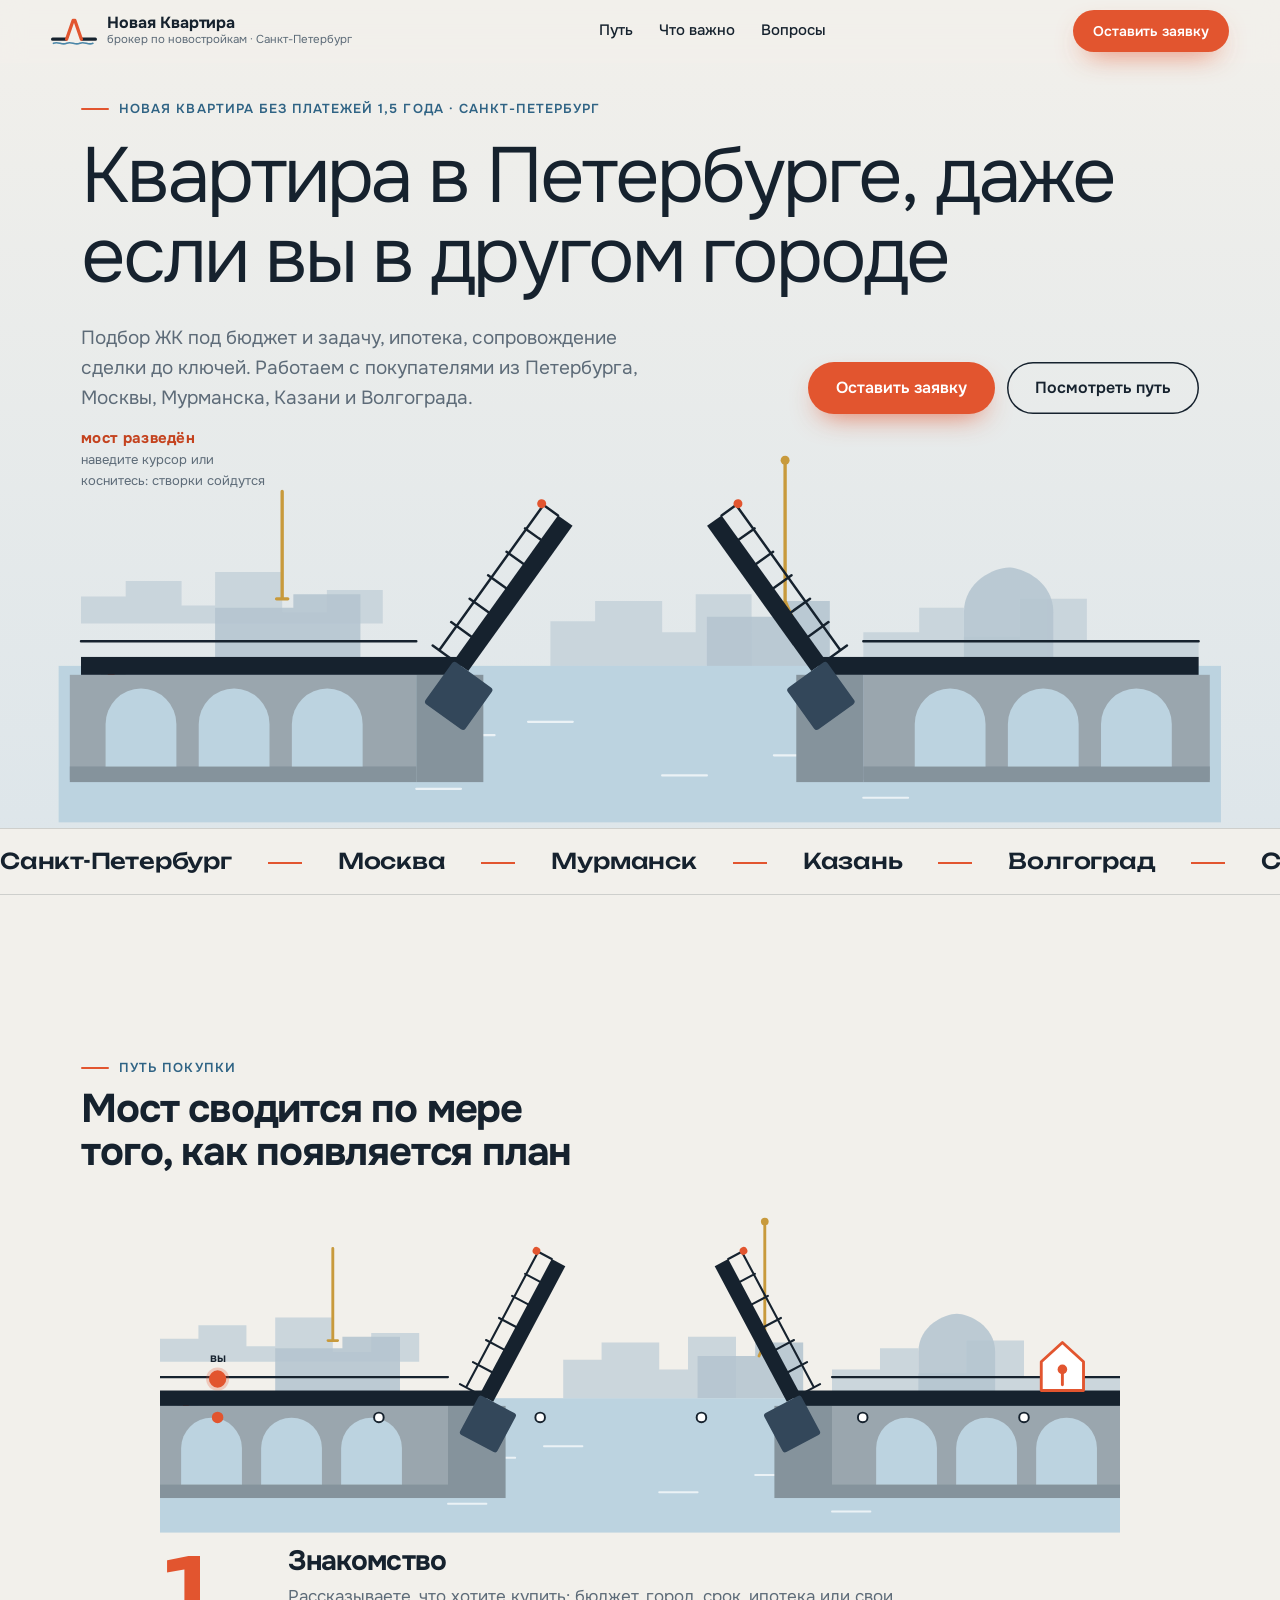
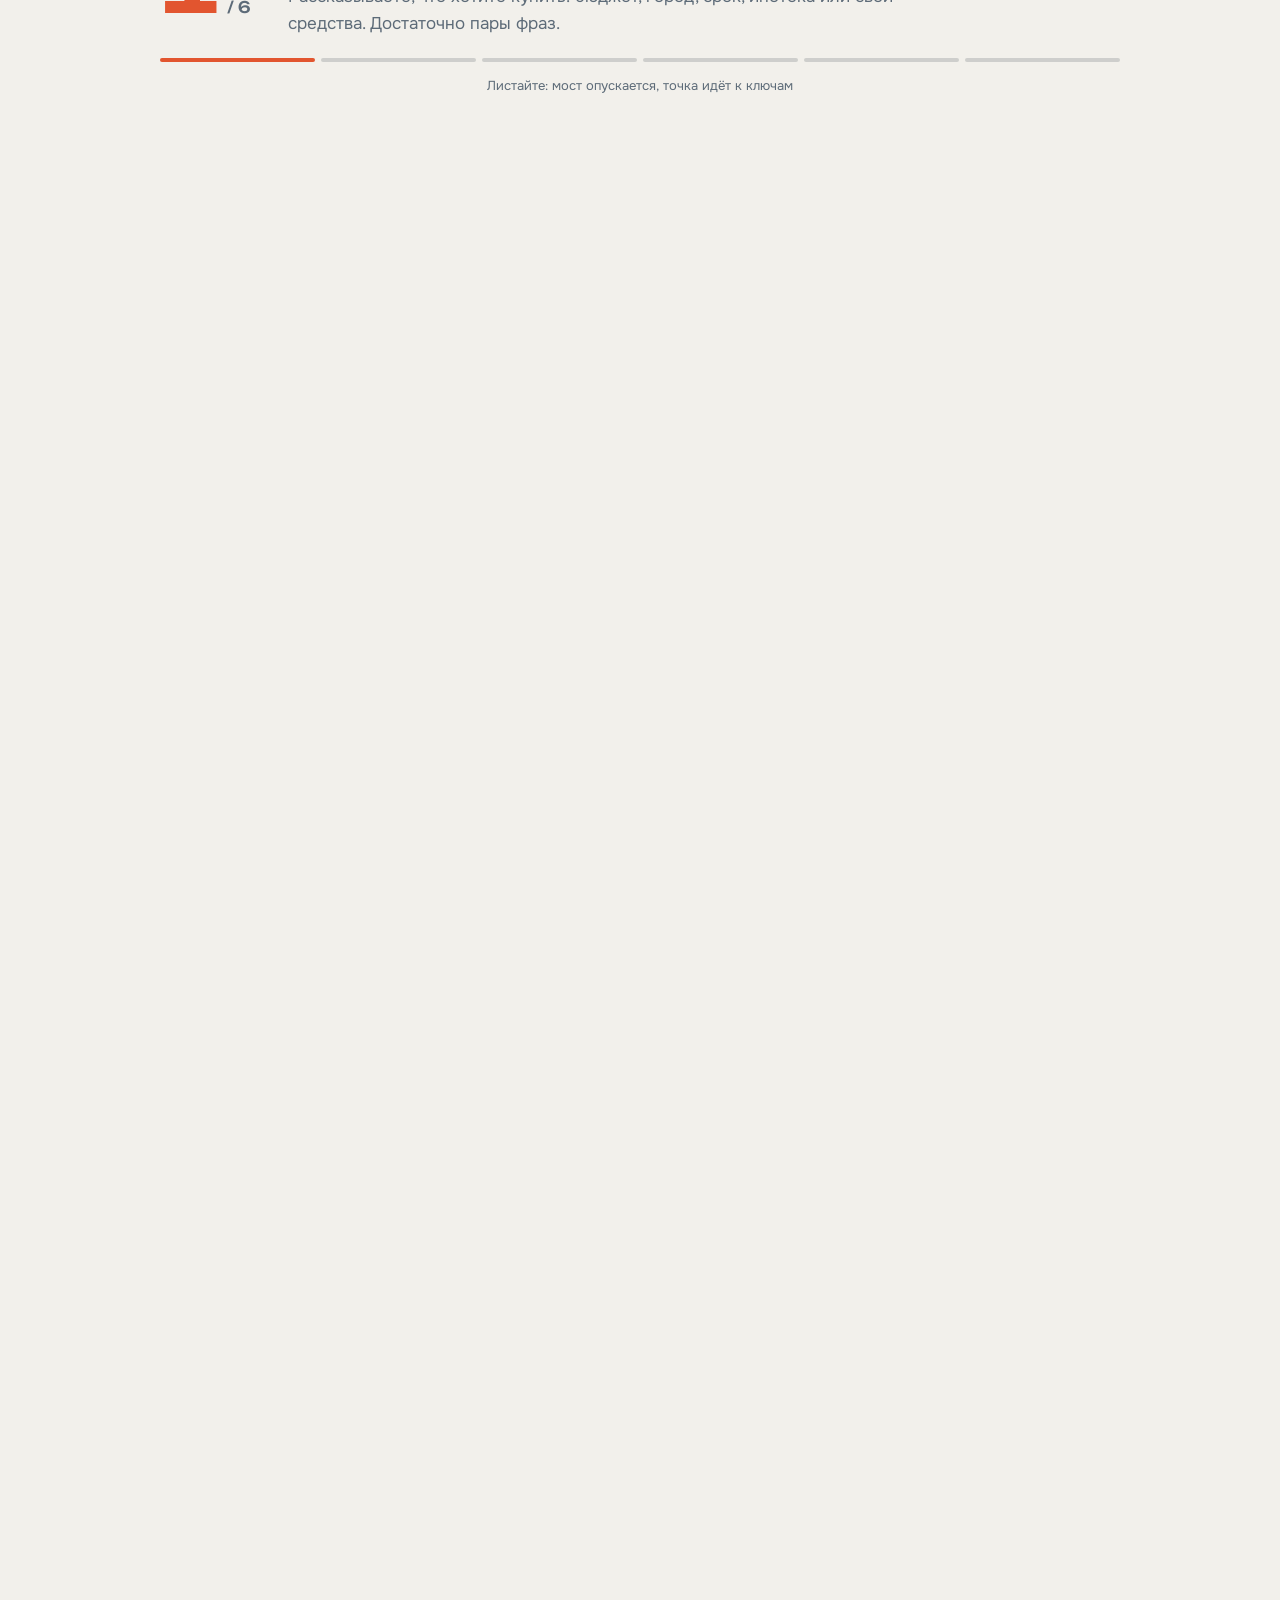
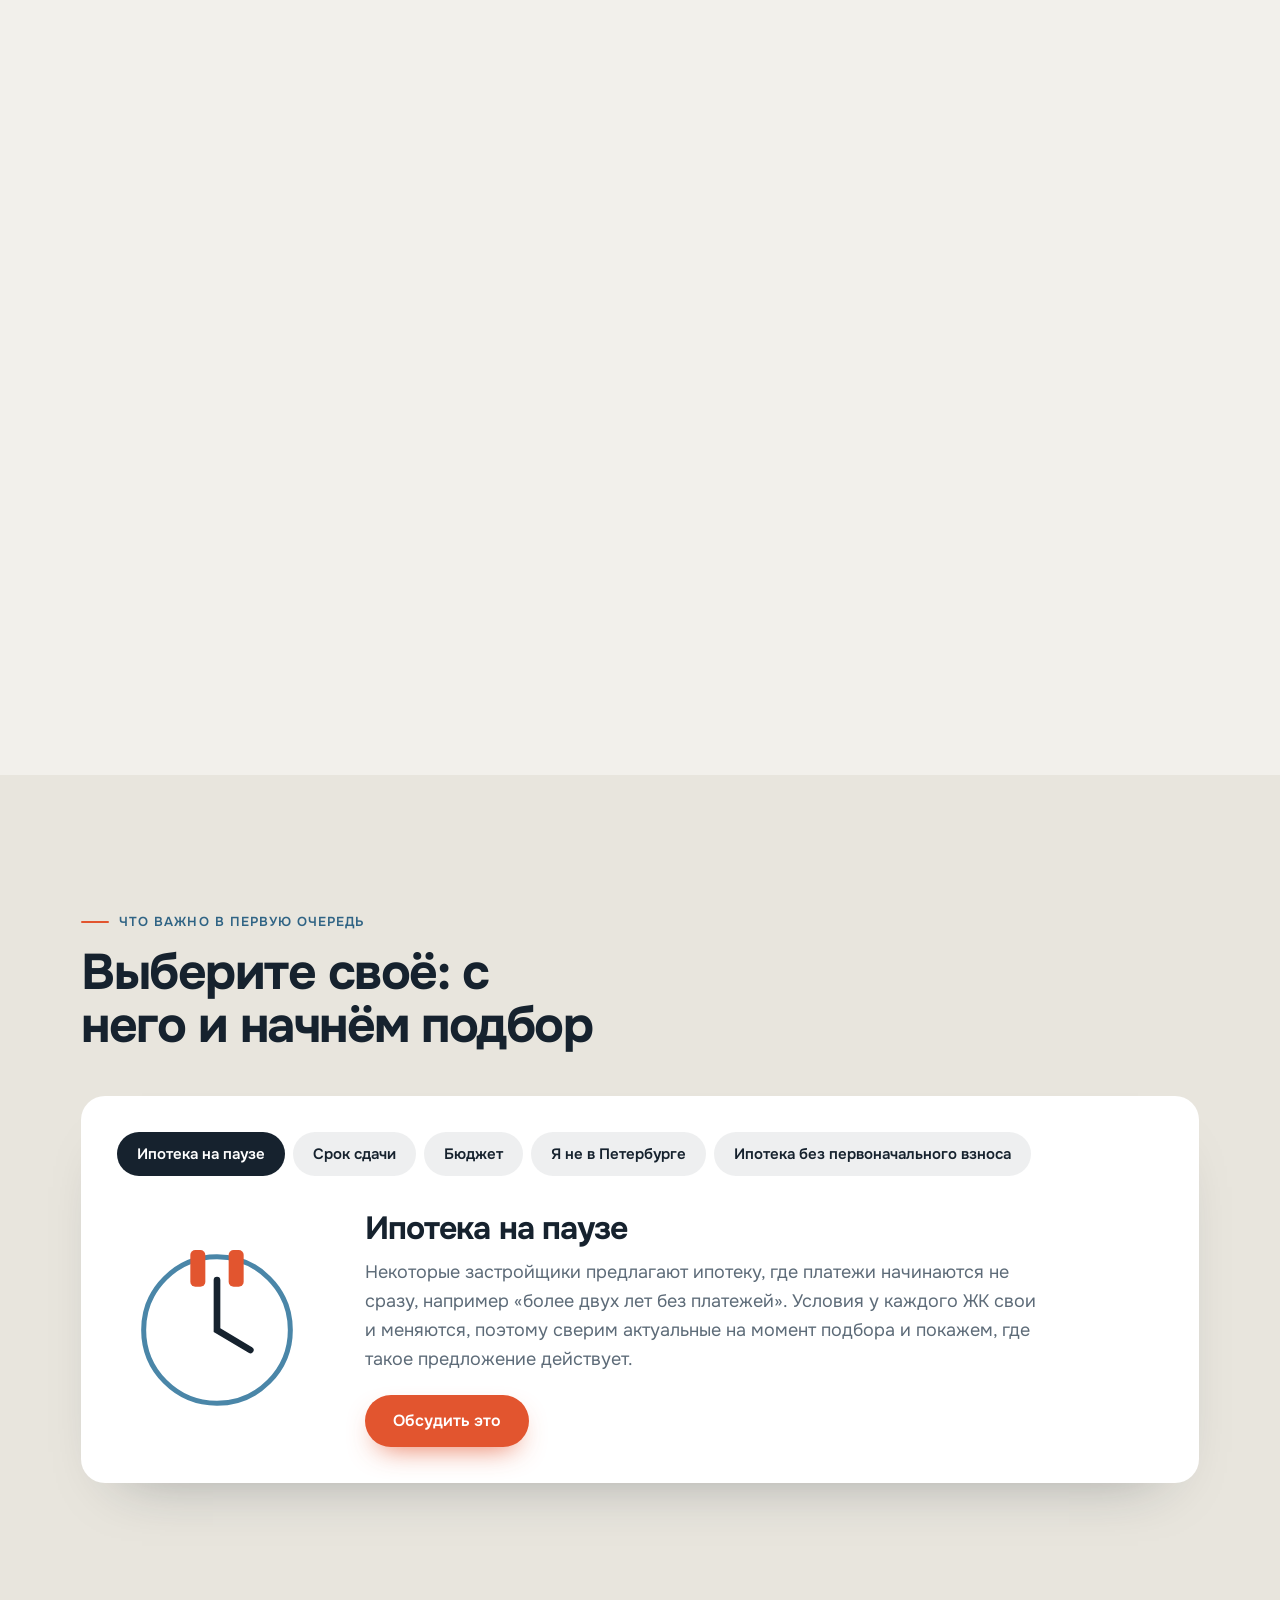
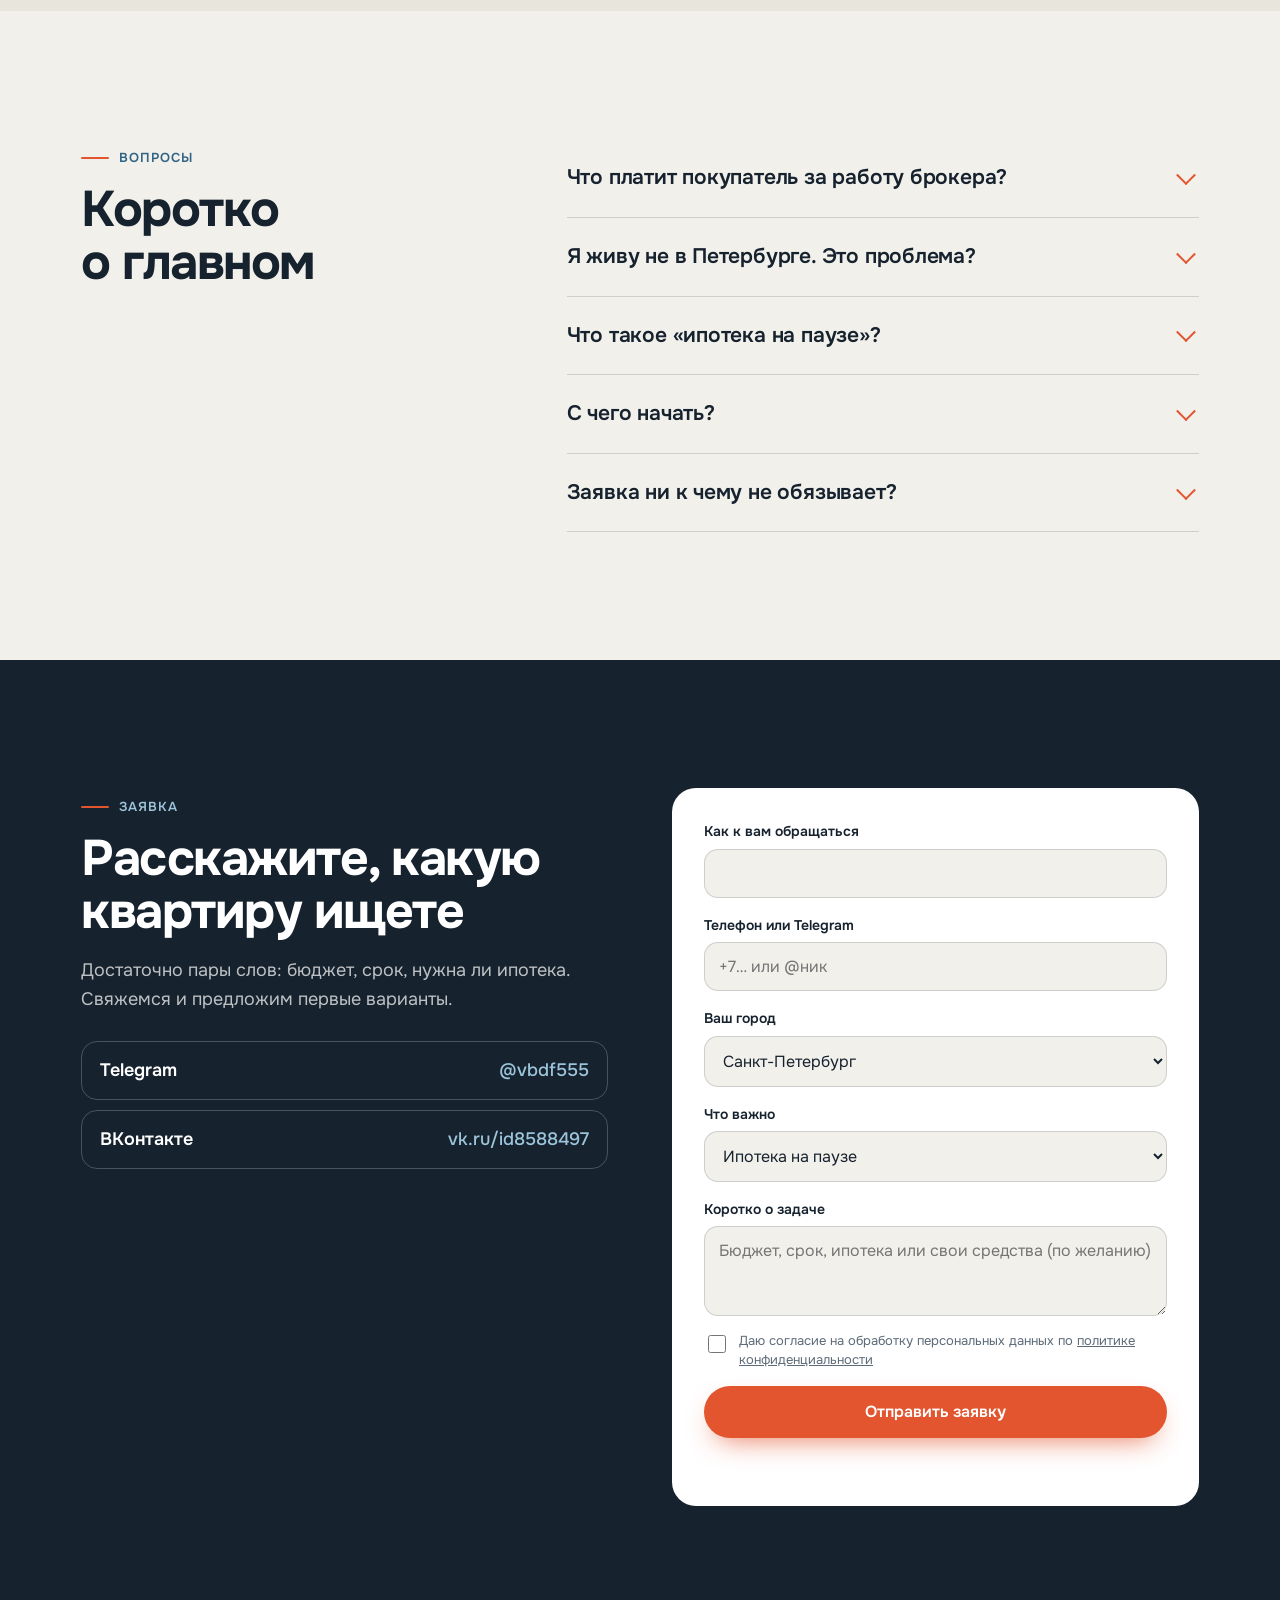
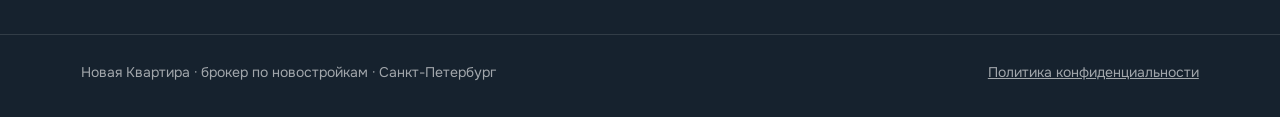
<file: index.html>
<!doctype html>
<html lang="ru">
<head>
<meta charset="utf-8">
<meta name="viewport" content="width=device-width, initial-scale=1">
<title>Новостройки Санкт-Петербурга: брокер для покупателей из любого города</title>
<meta name="description" content="Брокер по новостройкам Санкт-Петербурга. Подбор ЖК под бюджет и задачу, ипотека, сопровождение сделки до ключей. Для покупателей из Петербурга, Москвы, Мурманска, Казани и Волгограда.">
<meta property="og:type" content="website">
<meta property="og:title" content="Новостройка в Петербурге: мост от вашего города до ключей">
<meta property="og:description" content="Подбор ЖК, ипотека и сопровождение сделки для покупателей из любого города.">
<meta name="theme-color" content="#F2F0EB">
<link rel="icon" href="data:image/svg+xml,%3Csvg xmlns='http://www.w3.org/2000/svg' viewBox='0 0 64 64'%3E%3Crect width='64' height='64' rx='16' fill='%23F2F0EB'/%3E%3Cpath d='M6 44h14M44 44h14' stroke='%2316222E' stroke-width='5' stroke-linecap='round'/%3E%3Cpath d='M22 44L30 18M42 44L34 18' stroke='%23E2552F' stroke-width='5' stroke-linecap='round'/%3E%3C/svg%3E">
<link rel="preconnect" href="https://fonts.googleapis.com">
<link rel="preconnect" href="https://fonts.gstatic.com" crossorigin>
<link href="https://fonts.googleapis.com/css2?family=Onest:wght@300..800&family=Unbounded:wght@500..800&display=swap" rel="stylesheet">
<link rel="stylesheet" href="motion.css">
<link rel="stylesheet" href="styles.css">
<script src="motion.js" defer></script>
<script src="script.js" defer></script>
</head>
<body>
<a class="skip" href="#main">К содержимому</a>

<header class="bar" id="bar">
  <a class="logo" href="#top" aria-label="Наверх">
    <svg viewBox="0 0 56 36" aria-hidden="true"><path d="M2 28h16M38 28h16" stroke="#16222E" stroke-width="4" stroke-linecap="round"/><path d="M19 28L27 5M37 28L29 5" stroke="#E2552F" stroke-width="4" stroke-linecap="round"/><path d="M3 33c6-3 10 3 16 0s10 3 16 0 10 3 16 0" stroke="#4A86A8" stroke-width="2" fill="none" stroke-linecap="round"/></svg>
    <span>Новая Квартира<small>брокер по новостройкам · Санкт-Петербург</small></span>
  </a>
  <nav class="nav" aria-label="Разделы">
    <a href="#path" data-roll>Путь</a>
    <a href="#pick" data-roll>Что важно</a>
    <a href="#faq" data-roll>Вопросы</a>
  </nav>
  <a class="btn btn--sm" href="#form" data-magnetic>Оставить заявку</a>
</header>

<main id="main">
<section class="hero" id="top">
  <div class="wrap">
    <span class="eyebrow">Новая Квартира без платежей 1,5 года · Санкт-Петербург</span>
    <h1><span data-wave data-wave-min="360" data-wave-max="800" data-wave-radius="200">Квартира в Петербурге, даже если вы в другом городе</span></h1>
    <div class="hero__row">
      <p class="hero__sub">Подбор ЖК под бюджет и задачу, ипотека, сопровождение сделки до ключей. Работаем с покупателями из Петербурга, Москвы, Мурманска, Казани и Волгограда.</p>
      <div class="hero__cta">
        <a class="btn" href="#form" data-magnetic>Оставить заявку</a>
        <a class="btn btn--ghost" href="#path" data-magnetic>Посмотреть путь</a>
      </div>
    </div>
  </div>
  <figure class="stage wrap" id="heroFig">
    <svg id="heroBridge" viewBox="0 110 1000 360" role="img" aria-label="Разводной мост над Невой. Проведите курсором или коснитесь: створки сводятся."></svg>
    <figcaption><span id="heroCap">мост разведён</span><em>наведите курсор или коснитесь: створки сойдутся</em></figcaption>
  </figure>
  <div class="ticker" aria-hidden="true"><div class="ticker__t"><span>Санкт-Петербург</span><span>Москва</span><span>Мурманск</span><span>Казань</span><span>Волгоград</span><span>Санкт-Петербург</span><span>Москва</span><span>Мурманск</span><span>Казань</span><span>Волгоград</span><span>Санкт-Петербург</span><span>Москва</span><span>Мурманск</span><span>Казань</span><span>Волгоград</span></div></div>
</section>

<section class="scene" id="path" aria-labelledby="pathH">
  <div class="scene__pin">
    <div class="wrap scene__in">
      <div class="scene__top">
        <span class="eyebrow" data-scramble>Путь покупки</span>
        <h2 id="pathH">Мост сводится по мере того, как появляется план</h2>
      </div>
      <div class="scene__fig">
        <svg id="sceneBridge" viewBox="0 110 1000 360" role="img" aria-label="Разводной мост. По мере прокрутки створки опускаются, и точка переходит по мосту к дому на другом берегу."></svg>
      </div>
      <div class="scene__cap">
        <div class="scene__num"><b id="stN">1</b><span>/ 6</span></div>
        <div class="scene__txt" id="stTxt" aria-live="off">
          <h3 id="stT">Знакомство</h3>
          <p id="stP">Рассказываете, что хотите купить: бюджет, город, срок, ипотека или своими. Достаточно пары фраз.</p>
        </div>
        <div class="scene__bar" id="stBar" aria-hidden="true"><i></i><i></i><i></i><i></i><i></i><i></i></div>
      </div>
      <p class="scene__hint">Листайте: мост опускается, точка идёт к ключам</p>
    </div>
  </div>
  <ol class="sr" aria-label="Шаги по порядку">
    <li>Знакомство: бюджет, город, срок, ипотека или своими.</li>
    <li>Подбор ЖК под бюджет, срок сдачи и район.</li>
    <li>Условия: ипотека, предложения застройщиков, платёж.</li>
    <li>Бронирование выбранной квартиры.</li>
    <li>Сделка и регистрация.</li>
    <li>Ключи.</li>
  </ol>
</section>

<section class="sec pick" id="pick">
  <div class="wrap">
    <div class="sec__head" data-reveal>
      <span class="eyebrow">Что важно в первую очередь</span>
      <h2>Выберите своё: с него и начнём подбор</h2>
    </div>
    <div class="pick__box" data-reveal>
      <div class="pick__tabs" role="tablist" aria-label="Что важно">
        <button role="tab" data-k="ipo" aria-selected="true">Ипотека на паузе</button>
        <button role="tab" data-k="term" aria-selected="false">Срок сдачи</button>
        <button role="tab" data-k="budget" aria-selected="false">Бюджет</button>
        <button role="tab" data-k="city" aria-selected="false">Я не в Петербурге</button>
        <button role="tab" data-k="nofee" aria-selected="false">Ипотека без первоначального взноса</button>
      </div>
      <div class="pick__body">
        <div class="pick__mark" aria-hidden="true"><svg viewBox="0 0 120 120" id="pickSvg"></svg></div>
        <div class="pick__txt">
          <h3 id="pkT"></h3>
          <p id="pkP"></p>
          <a class="btn" href="#form" id="pkBtn" data-magnetic>Обсудить это</a>
        </div>
      </div>
    </div>
  </div>
</section>

<section class="sec" id="faq">
  <div class="wrap faq">
    <div class="sec__head" data-reveal>
      <span class="eyebrow">Вопросы</span>
      <h2>Коротко о главном</h2>
    </div>
    <div class="faq__list" data-reveal>
      <details><summary>Что платит покупатель за работу брокера?</summary><p>Услуги брокера для покупателя не оплачиваются: за них платить не нужно.</p></details>
      <details><summary>Я живу не в Петербурге. Это проблема?</summary><p>Нет. Среди покупателей есть жители Москвы, Мурманска, Казани и Волгограда. Что можно сделать дистанционно, а что потребует поездки, обсудим при знакомстве.</p></details>
      <details><summary>Что такое «ипотека на паузе»?</summary><p>Предложение застройщика, при котором платежи по ипотеке начинаются не сразу, например «более двух лет без платежей». Условия у каждого ЖК свои и меняются, поэтому актуальные уточняем на момент подбора.</p></details>
      <details><summary>С чего начать?</summary><p>Оставьте заявку ниже или напишите в Telegram: бюджет, город, срок, нужна ли ипотека. Этого достаточно, чтобы предложить первые варианты.</p></details>
      <details><summary>Заявка ни к чему не обязывает?</summary><p>Нет. Это разговор о вашей задаче, а не договор.</p></details>
    </div>
  </div>
</section>

<section class="sec form" id="form">
  <div class="wrap form__box">
    <div data-reveal>
      <span class="eyebrow">Заявка</span>
      <h2 style="margin:14px 0 18px">Расскажите, какую квартиру ищете</h2>
      <p style="color:var(--mute)">Достаточно пары слов: бюджет, срок, нужна ли ипотека. Свяжемся и предложим первые варианты.</p>
      <ul class="links">
        <li><a href="https://t.me/vbdf555" target="_blank" rel="noopener">Telegram <span>@vbdf555</span></a></li>
        <li><a href="https://vk.ru/id8588497" target="_blank" rel="noopener">ВКонтакте <span>vk.ru/id8588497</span></a></li>
      </ul>
    </div>
    <form class="fm" id="leadForm" novalidate data-reveal>
      <label>Как к вам обращаться<input type="text" name="name" autocomplete="name" required></label>
      <label>Телефон или Telegram<input type="text" name="contact" autocomplete="tel" required placeholder="+7… или @ник"></label>
      <label>Ваш город
        <select name="city" id="city">
          <option>Санкт-Петербург</option><option>Москва</option><option>Мурманск</option><option>Казань</option><option>Волгоград</option><option>Другой город</option>
        </select>
      </label>
      <label>Что важно
        <select name="topic" id="topic">
          <option value="ipo">Ипотека на паузе</option>
          <option value="term">Срок сдачи</option>
          <option value="budget">Бюджет</option>
          <option value="city">Я не в Петербурге</option>
          <option value="nofee">Ипотека без первоначального взноса</option>
          <option value="other">Пока не знаю, нужен совет</option>
        </select>
      </label>
      <label>Коротко о задаче<textarea name="comment" placeholder="Бюджет, срок, ипотека или свои средства (по желанию)"></textarea></label>
      <input class="hp" type="text" name="_gotcha" tabindex="-1" autocomplete="off" aria-hidden="true">
      <label class="agree"><input type="checkbox" name="consent" id="consent"><span>Даю согласие на обработку персональных данных по <a href="privacy.html" target="_blank" rel="noopener">политике конфиденциальности</a></span></label>
      <button class="btn" type="submit" data-magnetic>Отправить заявку</button>
      <p class="fm__msg" id="msg" role="status" aria-live="polite"></p>
    </form>
  </div>
</section>
</main>

<footer>
  <div class="wrap">
    <span>Новая Квартира · брокер по новостройкам · Санкт-Петербург</span>
    <span><a href="privacy.html">Политика конфиденциальности</a></span>
  </div>
</footer>
</body>
</html>
</file>
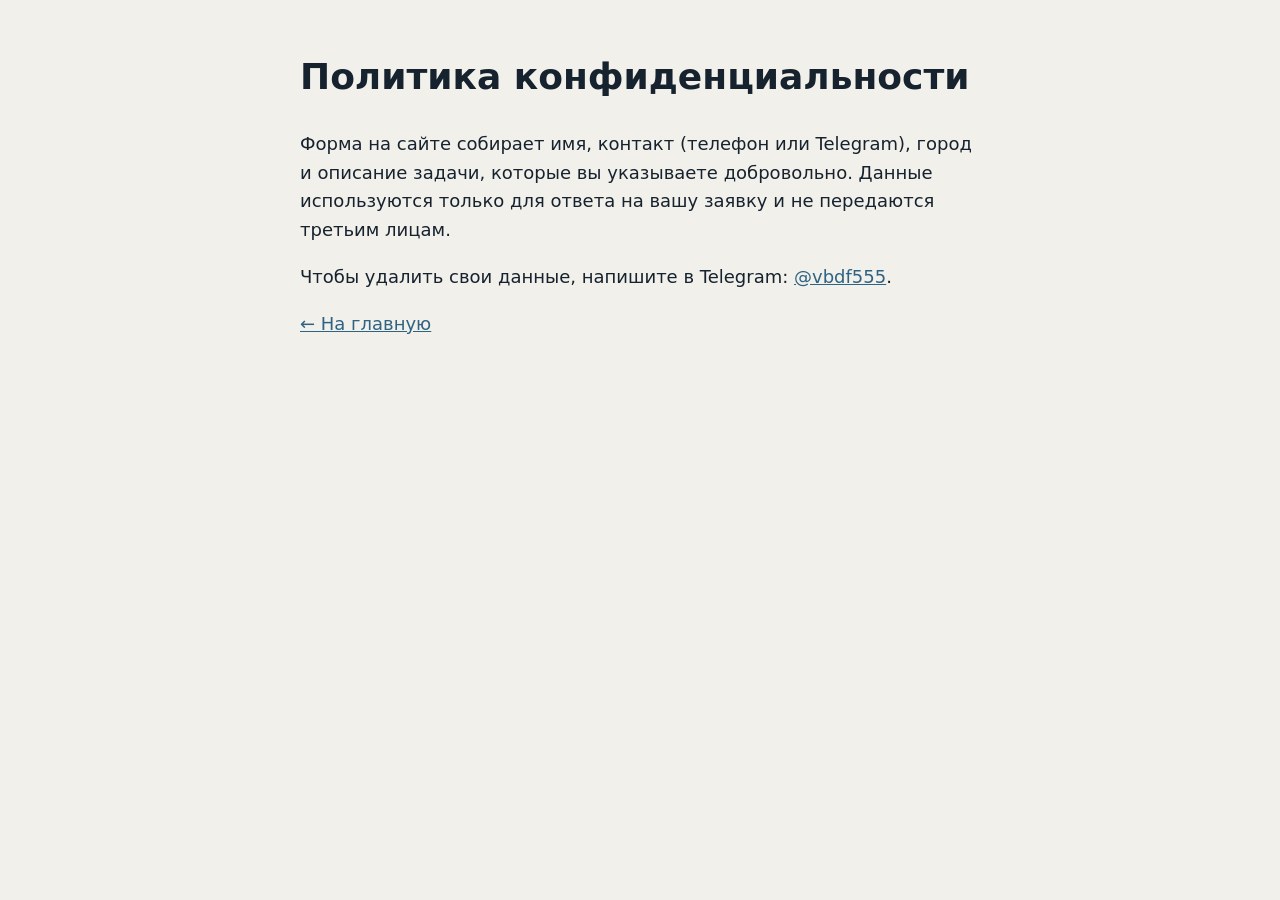
<file: privacy.html>
<!doctype html>
<html lang="ru"><head><meta charset="utf-8"><meta name="viewport" content="width=device-width, initial-scale=1"><title>Политика конфиденциальности</title>
<style>body{font:18px/1.6 system-ui,Arial,sans-serif;max-width:680px;margin:48px auto;padding:0 20px;color:#16222E;background:#F2F0EB}a{color:#2F6384}</style></head>
<body><h1>Политика конфиденциальности</h1>
<p>Форма на сайте собирает имя, контакт (телефон или Telegram), город и описание задачи, которые вы указываете добровольно. Данные используются только для ответа на вашу заявку и не передаются третьим лицам.</p>
<p>Чтобы удалить свои данные, напишите в Telegram: <a href="https://t.me/vbdf555">@vbdf555</a>.</p>
<!-- ЗАГЛУШКА: реквизиты оператора персональных данных (ФИО, ИНН/статус) добавить после получения от клиента -->
<p><a href="index.html">← На главную</a></p></body></html>
</file>
<file: motion.css>
/* motion-kit: токены и стили эффектов. Светлая тема. Цвета переопределять под бренд клиента. */
:root{
  /* пружины: "stiffness damping" (из designbookmark motion studies) */
  --spring-follow:900 50;
  --spring-settle:280 22;
  --spring-soft:260 24;
  --spring-lead:620 36;
  --spring-trail:190 19;
  --spring-pop:520 16;
  --spring-fade:420 32;
  --stagger:45;               /* мс между элементами */

  /* бренд: менять под клиента */
  --mk-bg:#fafaf7;
  --mk-surface:#fff;
  --mk-text:#16181d;
  --mk-muted:#6b7280;
  --mk-accent:#e4572e;
  --mk-on-accent:#fff;
  --mk-fill:rgba(22,24,29,.06);

  --mk-r-pill:999px;
  --mk-r-card:24px;
  --mk-ease-out:cubic-bezier(.22,1,.36,1);   /* для CSS-переходов, где пружина избыточна */
}

/* reveal: класс mk-reveal ставит JS, без JS элементы видны */
.mk-on .mk-reveal{opacity:0;transform:translate3d(0,22px,0);transition:opacity .7s var(--mk-ease-out),transform .8s var(--mk-ease-out);transition-delay:var(--d,0ms)}
.mk-on .mk-reveal.mk-in{opacity:1;transform:none}

/* magnetic: будем двигать только transform */
[data-magnetic]{will-change:transform}

/* roll: две копии буквы, верхняя уезжает, нижняя заезжает */
.mk-roll{display:inline-flex;overflow:hidden;line-height:1.15;vertical-align:bottom}
.mk-roll__c{display:inline-block;position:relative;height:1.15em;overflow:hidden}
.mk-roll__c>span{display:block;transition:transform .5s var(--mk-ease-out);transition-delay:calc(var(--i)*14ms)}
.mk-roll__c>span+span{position:absolute;inset:0;transform:translateY(110%)}
.mk-roll:hover .mk-roll__c>span:first-child,.mk-roll:focus-visible .mk-roll__c>span:first-child{transform:translateY(-110%)}
.mk-roll:hover .mk-roll__c>span+span,.mk-roll:focus-visible .mk-roll__c>span+span{transform:none}

/* pill: резиновый хайлайт */
.mk-pill{position:relative;display:inline-flex;gap:2px;padding:4px;border-radius:var(--mk-r-pill);background:var(--mk-fill)}
.mk-pill__hl{position:absolute;top:4px;bottom:4px;left:0;border-radius:var(--mk-r-pill);background:var(--mk-surface);box-shadow:0 1px 3px rgba(22,24,29,.12);pointer-events:none;will-change:transform,width}
.mk-pill [data-pill-item]{position:relative;z-index:1;padding:9px 18px;border:0;background:none;border-radius:var(--mk-r-pill);font:inherit;font-weight:500;color:var(--mk-muted);cursor:pointer;transition:color .2s}
.mk-pill [data-pill-item].is-active{color:var(--mk-text)}

@media (prefers-reduced-motion:reduce){
  .mk-on .mk-reveal{opacity:1;transform:none;transition:none}
  .mk-roll__c>span{transition:none}
}
</file>
<file: styles.css>
:root{
  --paper:#F2F0EB;--paper2:#E8E5DD;--fog:#DCE5EA;
  --ink:#16222E;--mute:#5D6B78;--river:#4A86A8;--river-d:#2F6384;--lamp:#E2552F;--lamp-d:#C4431F;--line:rgba(22,34,46,.16);--white:#fff;
  --ff-d:'Unbounded','Onest',system-ui,sans-serif;--ff-t:'Onest',system-ui,-apple-system,'Segoe UI',Arial,sans-serif;
  --r:24px;--gut:clamp(16px,4vw,56px);--max:1220px;
  --mk-bg:var(--paper);--mk-surface:#fff;--mk-text:var(--ink);--mk-muted:var(--mute);--mk-accent:var(--lamp);--mk-on-accent:#fff;--mk-fill:rgba(22,34,46,.07);
}
*{box-sizing:border-box}
html{scroll-behavior:auto;-webkit-text-size-adjust:100%}
body{margin:0;background:var(--paper);color:var(--ink);font:400 clamp(16px,1vw + 12px,18px)/1.6 var(--ff-t);overflow-x:hidden}
img,svg{max-width:100%}
a{color:inherit}
h1,h2,h3{font-family:var(--ff-t);font-weight:700;letter-spacing:-.03em;line-height:1.06;margin:0;text-wrap:balance;overflow-wrap:anywhere}
h2{font-size:clamp(27px,4.2vw,50px)}
p{margin:0}
.wrap{max-width:var(--max);margin:0 auto;padding:0 var(--gut)}
.eyebrow{font-size:13px;font-weight:600;letter-spacing:.08em;text-transform:uppercase;color:var(--river-d);display:inline-flex;gap:10px;align-items:center}
.eyebrow::before{content:'';width:28px;height:2px;background:var(--lamp);border-radius:2px}
.skip{position:absolute;left:-999px}.skip:focus{left:8px;top:8px;background:#fff;padding:8px 12px;z-index:99}
:focus-visible{outline:3px solid var(--river);outline-offset:3px;border-radius:6px}
.sr{position:absolute;width:1px;height:1px;overflow:hidden;clip:rect(0 0 0 0);white-space:nowrap}

.bar{position:fixed;inset:0 0 auto 0;z-index:50;display:flex;align-items:center;justify-content:space-between;gap:16px;padding:10px var(--gut);background:rgba(242,240,235,.88);backdrop-filter:blur(12px);-webkit-backdrop-filter:blur(12px);border-bottom:1px solid transparent;transition:border-color .3s}
.bar.show{border-color:var(--line)}
.logo{display:flex;align-items:center;gap:10px;text-decoration:none;line-height:1.1;min-width:0}
.logo svg{width:46px;height:30px;flex:none}
.logo span{font-weight:700;font-size:16px;letter-spacing:-.01em}
.logo small{display:block;font:400 11.5px/1.3 var(--ff-t);color:var(--mute);letter-spacing:0;margin-top:2px}
.nav{display:flex;gap:26px;font-weight:500;font-size:15px}
.nav a{text-decoration:none}
.btn{display:inline-flex;align-items:center;justify-content:center;gap:10px;min-height:52px;padding:0 28px;border:0;border-radius:99px;background:var(--lamp);color:#fff;font:600 16px/1 var(--ff-t);text-decoration:none;cursor:pointer;box-shadow:0 12px 28px -12px rgba(226,85,47,.85);transition:background .2s}
.btn:hover{background:var(--lamp-d)}
.btn--ghost{background:transparent;color:var(--ink);box-shadow:inset 0 0 0 1.5px var(--ink)}
.btn--ghost:hover{background:var(--ink);color:#fff}
.btn--sm{min-height:42px;padding:0 20px;font-size:14px}

/* hero */
.hero{padding:clamp(84px,10vh,110px) 0 0;position:relative;background:linear-gradient(180deg,var(--paper) 0%,var(--fog) 100%)}
.hero h1{font-size:clamp(34px,6.1vw,84px);margin:18px 0 0;font-weight:500;line-height:1.02;letter-spacing:-.04em;max-width:15em}
.hero__row{display:grid;grid-template-columns:1.2fr 1fr;gap:clamp(20px,4vw,56px);align-items:end;margin-top:26px}
.hero__sub{color:var(--mute);font-size:clamp(16px,1.1vw + 10px,19px);max-width:34em}
.hero__cta{display:flex;flex-wrap:wrap;gap:12px;justify-content:flex-end}
.stage{margin:6px auto 0;position:relative;touch-action:pan-y;padding-bottom:6px}
.stage svg{width:100%;height:auto;display:block;overflow:visible}
.stage figcaption{position:absolute;left:var(--gut);top:6px;font-size:13px;color:var(--mute);max-width:15em}
.stage figcaption span{display:block;font-weight:700;font-size:15px;color:var(--lamp-d);letter-spacing:.02em}
.stage figcaption em{font-style:normal}
.ticker{border-block:1px solid var(--line);overflow:hidden;white-space:nowrap;background:var(--paper)}
.ticker__t{display:inline-flex;gap:36px;padding:15px 0;animation:tick 40s linear infinite;font-family:var(--ff-d);font-weight:500;font-size:clamp(15px,1.7vw,22px);letter-spacing:-.01em}
.ticker__t span::after{content:'';display:inline-block;width:34px;height:2px;margin-left:36px;vertical-align:middle;background:var(--lamp)}
@keyframes tick{to{transform:translateX(-33.3333%)}}

/* bridge svg */
.sky{fill:none}
.skyline{fill:#C5D2DA;opacity:.85}
.skyline--b{fill:#B3C4CF}
.spire{fill:none;stroke:#C89A3C;stroke-width:3;stroke-linecap:round}
.water{fill:#BCD3E0}
.wave{fill:none;stroke:#fff;stroke-width:2;stroke-linecap:round;stroke-dasharray:40 90;opacity:.7;animation:wv 9s linear infinite}
.wave:nth-of-type(2n){animation-duration:13s;animation-direction:reverse}
@keyframes wv{to{stroke-dashoffset:-260}}
.stone{fill:#9AA6AE}.stone2{fill:#85939C}
.arch{fill:#BCD3E0}
.deck{fill:var(--ink)}
.truss{stroke:var(--ink);stroke-width:2.2;fill:none;stroke-linecap:round}
.cw{fill:#33475A}
.lampd{fill:var(--lamp)}
.boat{animation:sail 38s linear infinite}
@keyframes sail{from{transform:translateX(-140px)}to{transform:translateX(1160px)}}
.tick-d{fill:#fff;stroke:var(--ink);stroke-width:2}
.tick-d.on{fill:var(--lamp);stroke:var(--lamp)}
.you text{font:600 13px var(--ff-t);fill:var(--ink)}
.pulse{fill:var(--lamp);opacity:.25;transform-box:fill-box;transform-origin:center;animation:pl 2.4s ease-out infinite}
@keyframes pl{from{transform:scale(.6);opacity:.45}to{transform:scale(2.2);opacity:0}}

/* scene */
.scene{height:520vh;position:relative}
.scene__pin{position:sticky;top:0;height:100vh;height:100svh;display:flex;align-items:center;padding-top:56px}
.scene__in{display:flex;flex-direction:column;gap:clamp(8px,1.6vh,18px);width:100%;max-height:100%}
.scene__top h2{margin-top:10px;font-size:clamp(22px,3.3vw,40px);max-width:20em}
.scene__fig{width:100%;max-width:960px;margin:0 auto}
.scene__fig svg{width:100%;height:auto;max-height:42vh;display:block}
.scene__cap{display:grid;grid-template-columns:auto 1fr;gap:6px clamp(16px,3vw,40px);align-items:start;max-width:960px;margin:0 auto;width:100%}
.scene__num{font-family:var(--ff-d);font-weight:700;font-size:clamp(40px,6vw,76px);line-height:1;color:var(--lamp);display:flex;align-items:baseline;gap:8px;font-variant-numeric:tabular-nums}
.scene__num span{font-size:16px;color:var(--mute);font-weight:500}
.scene__txt{min-height:5.8em;transition:opacity .25s,transform .25s}
.scene__txt.sw{opacity:0;transform:translateY(8px)}
.scene__txt h3{font-size:clamp(20px,2.3vw,28px);margin-bottom:6px}
.scene__txt p{color:var(--mute);max-width:36em;font-size:clamp(15px,1vw + 10px,17px)}
.scene__bar{grid-column:1/-1;display:grid;grid-template-columns:repeat(6,1fr);gap:6px}
.scene__bar i{height:4px;border-radius:4px;background:var(--line);transition:background .3s}
.scene__bar i.on{background:var(--lamp)}
.scene__hint{text-align:center;font-size:13px;color:var(--mute)}
.scene.static{height:auto}.scene.static .scene__pin{position:static;height:auto;padding:80px 0}

/* sections */
.sec{padding:clamp(64px,10vw,130px) 0}
.sec__head{margin-bottom:clamp(24px,4vw,44px)}
.sec__head h2{margin-top:14px;max-width:18em}
.pick{background:var(--paper2)}
.pick__box{background:#fff;border-radius:var(--r);padding:clamp(18px,3vw,36px);box-shadow:0 30px 60px -40px rgba(22,34,46,.4)}
.pick__tabs{display:flex;flex-wrap:wrap;gap:8px}
.pick__tabs button{font:600 15px var(--ff-t);padding:12px 20px;border-radius:99px;border:0;background:var(--mk-fill);color:var(--ink);cursor:pointer;min-height:44px}
.pick__tabs button{transition:background .25s,color .25s}.pick__tabs button:hover{background:rgba(22,34,46,.13)}.pick__tabs button[aria-selected="true"]{color:#fff;background:var(--ink)}
.pick__body{display:grid;grid-template-columns:200px 1fr;gap:clamp(18px,4vw,48px);align-items:center;margin-top:clamp(20px,3vw,36px)}
.pick__mark svg{width:100%;height:auto;display:block}
.pick__txt h3{font-size:clamp(22px,2.6vw,32px);margin-bottom:12px}
.pick__txt p{color:var(--mute);max-width:38em;margin-bottom:22px}
.pick__txt.sw{animation:swp .5s var(--mk-ease-out,ease)}
@keyframes swp{from{opacity:0;transform:translateY(10px)}to{opacity:1;transform:none}}
.faq{display:grid;grid-template-columns:.8fr 1.2fr;gap:clamp(20px,5vw,72px)}
.faq__list details{border-bottom:1px solid var(--line);padding:6px 0}
.faq__list summary{cursor:pointer;font-weight:600;font-size:clamp(17px,1.3vw + 10px,21px);padding:16px 36px 16px 0;list-style:none;position:relative;letter-spacing:-.01em}
.faq__list summary::-webkit-details-marker{display:none}
.faq__list summary::after{content:'';position:absolute;right:6px;top:50%;width:12px;height:12px;border-right:2.5px solid var(--lamp);border-bottom:2.5px solid var(--lamp);transform:translateY(-70%) rotate(45deg);transition:transform .3s}
.faq__list details[open] summary::after{transform:translateY(-30%) rotate(-135deg)}
.faq__list p{color:var(--mute);padding:0 0 18px;max-width:38em}
.form{background:var(--ink);color:#fff;position:relative}
.form .eyebrow{color:#9CC4DB}
.form__box{display:grid;grid-template-columns:1fr 1fr;gap:clamp(24px,5vw,72px);align-items:start}
.form h2{color:#fff}
.form p{color:rgba(255,255,255,.72)!important}
.links{list-style:none;margin:28px 0 0;padding:0;display:grid;gap:10px}
.links a{display:flex;justify-content:space-between;gap:12px;padding:14px 18px;border:1px solid rgba(255,255,255,.22);border-radius:16px;text-decoration:none;font-weight:600;transition:background .2s}
.links a:hover{background:rgba(255,255,255,.08)}
.links span{color:#9CC4DB;font-weight:500;overflow-wrap:anywhere}
.fm{background:#fff;color:var(--ink);border-radius:var(--r);padding:clamp(18px,3vw,32px);display:grid;gap:16px}
.fm label{display:grid;gap:6px;font-weight:600;font-size:14px}
.fm input[type=text],.fm select,.fm textarea{font:400 16px var(--ff-t);padding:13px 14px;border:1.5px solid var(--line);border-radius:14px;background:var(--paper);color:var(--ink);width:100%;min-height:48px}
.fm textarea{min-height:90px;resize:vertical}
.fm input:focus,.fm select:focus,.fm textarea:focus{outline:3px solid rgba(74,134,168,.45);border-color:var(--river)}
.hp{position:absolute;left:-9999px;opacity:0;height:0;width:0}
.fm .agree{display:flex;gap:10px;align-items:flex-start;font-weight:400;font-size:13px;color:var(--mute);line-height:1.45}
.fm .agree input{margin-top:3px;width:18px;height:18px;flex:none;accent-color:var(--lamp)}
.fm__msg{font-size:14px;color:var(--river-d);min-height:1.4em}
.fm__msg a{color:var(--lamp-d);font-weight:600}
footer{background:var(--ink);color:rgba(255,255,255,.6);padding:26px 0 34px;font-size:14px;border-top:1px solid rgba(255,255,255,.12)}
footer .wrap{display:flex;flex-wrap:wrap;gap:12px;justify-content:space-between}

@media (max-width:860px){
  .nav{display:none}
  .hero__row{grid-template-columns:1fr}
  .hero__cta{justify-content:flex-start}
  .stage figcaption{position:static;padding:10px var(--gut) 0;max-width:none}
  .faq,.form__box{grid-template-columns:1fr}
  .pick__body{grid-template-columns:1fr}
  .pick__mark{max-width:110px}
  .logo small{display:none}
  .scene__fig svg{max-height:34vh}
  .scene__cap{grid-template-columns:1fr}
  .scene__num{font-size:34px}
  .scene__hint{display:none}
}
@media (max-width:480px){.btn{padding:0 20px}.bar .btn--sm{padding:0 14px}}
@media (prefers-reduced-motion:reduce){
  .ticker__t,.wave,.boat,.pulse{animation:none}
}

.scene__cta{margin:14px 0 0;text-align:center;position:relative;z-index:3}
@media(max-width:900px){.nav a[href="#form"]{display:none}}
</file>
